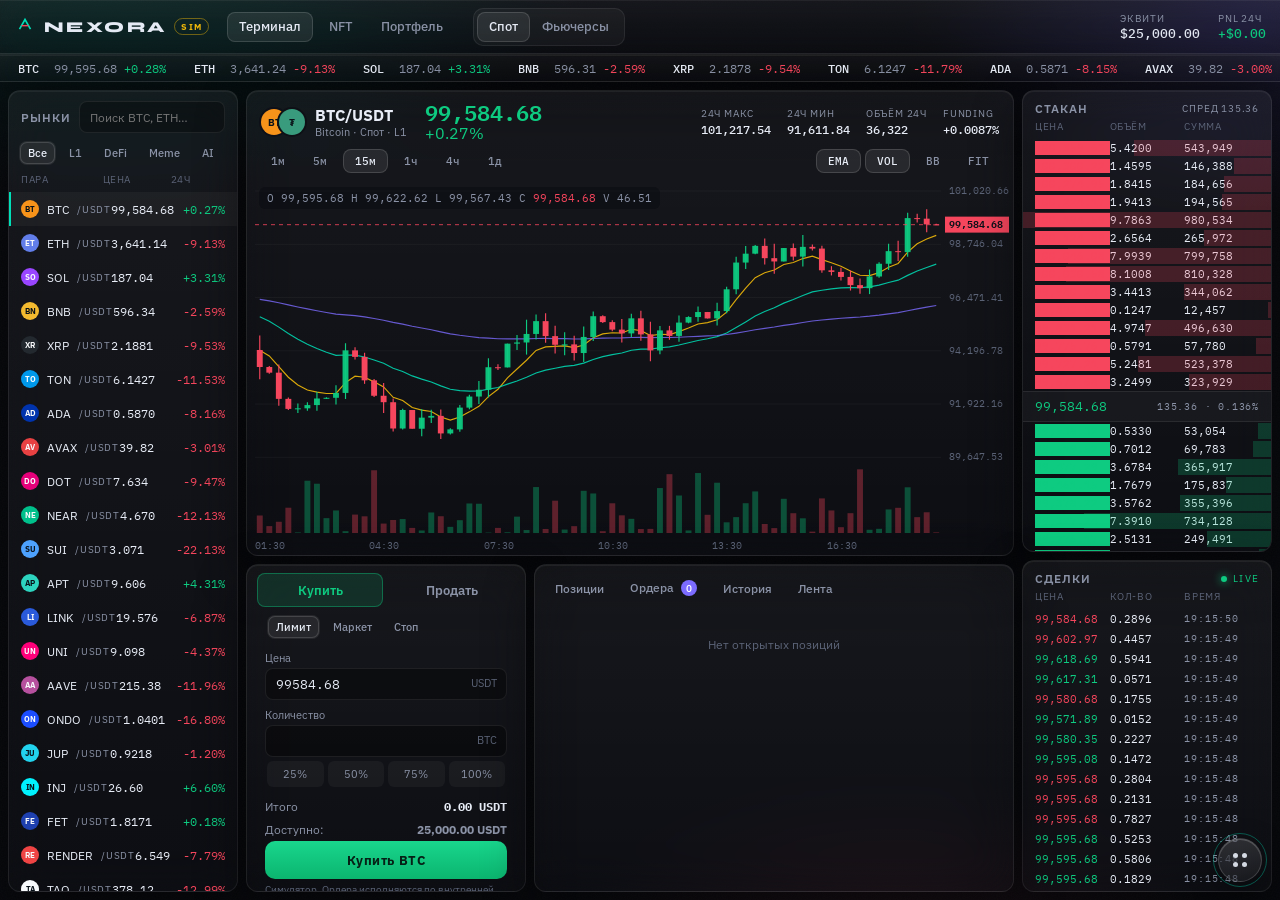
<file: nexora/index.html>
<!DOCTYPE html>
<html lang="ru">
<head>
  <meta charset="UTF-8" />
  <meta name="viewport" content="width=device-width, initial-scale=1.0" />
  <title>NEXORA — Paper Trading Terminal</title>
  <meta name="description" content="Симулятор криптотрейдинга NEXORA. Бумажная торговля, свечи, NFT. Не настоящая биржа." />
  <link rel="preconnect" href="https://fonts.googleapis.com" />
  <link rel="preconnect" href="https://fonts.gstatic.com" crossorigin />
  <link href="https://fonts.googleapis.com/css2?family=IBM+Plex+Mono:wght@400;500;600&family=IBM+Plex+Sans:wght@400;500;600;700&family=Syne:wght@700;800&display=swap" rel="stylesheet" />
  <link rel="stylesheet" href="css/terminal.css" />
  <link rel="icon" href="data:image/svg+xml,<svg xmlns='http://www.w3.org/2000/svg' viewBox='0 0 32 32'><rect width='32' height='32' rx='8' fill='%23080a10'/><path d='M8 22 L16 8 L24 22' stroke='%2300e0b8' stroke-width='2.4' fill='none'/><path d='M11 17 H21' stroke='%23f6465d' stroke-width='2'/></svg>" />
</head>
<body>
  <div class="ambient" aria-hidden="true"></div>
  <div id="splash" class="splash">
    <div class="splash-mark">
      <svg width="42" height="42" viewBox="0 0 32 32" fill="none">
        <path d="M8 22 L16 8 L24 22" stroke="#00e0b8" stroke-width="2.2"/>
        <path d="M11 17 H21" stroke="#f6465d" stroke-width="2"/>
      </svg>
    </div>
    <div class="splash-name">NEXORA</div>
    <div class="splash-sub">PAPER TRADING · SIMULATION</div>
  </div>

  <header class="topbar glass">
    <div class="brand">
      <span class="brand-mark" aria-hidden="true">
        <svg width="22" height="22" viewBox="0 0 32 32" fill="none">
          <path d="M8 22 L16 8 L24 22" stroke="currentColor" stroke-width="2.4"/>
          <path d="M11 17 H21" stroke="#f6465d" stroke-width="2"/>
        </svg>
      </span>
      <span class="brand-word">NEXORA</span>
      <span class="sim-pill">SIM</span>
    </div>

    <nav class="main-nav" id="mainNav">
      <button class="nav-btn active" data-view="trade">Терминал</button>
      <button class="nav-btn" data-view="nft">NFT</button>
      <button class="nav-btn" data-view="wallet">Портфель</button>
    </nav>

    <div class="mode-switch" id="modeSwitch">
      <button class="mode-btn active" data-mode="spot">Спот</button>
      <button class="mode-btn" data-mode="futures">Фьючерсы</button>
    </div>

    <div class="header-stats">
      <div class="hstat">
        <span class="muted">Эквити</span>
        <strong id="hdrEquity">$25,000.00</strong>
      </div>
      <div class="hstat">
        <span class="muted">PnL 24ч</span>
        <strong id="hdrPnl" class="up">+$0.00</strong>
      </div>
      <div class="hstat hide-sm">
        <span class="muted">Доступно</span>
        <strong id="hdrAvail">$25,000.00</strong>
      </div>
    </div>
  </header>

  <div class="tape glass" id="tape" aria-label="Лента котировок"></div>

  <main id="viewTrade" class="workspace">
    <aside class="panel markets glass">
      <div class="panel-head">
        <h2>Рынки</h2>
        <input id="marketSearch" class="search" type="search" placeholder="Поиск BTC, ETH…" autocomplete="off" />
      </div>
      <div class="market-tabs" id="marketCats">
        <button class="chip active" data-cat="all">Все</button>
        <button class="chip" data-cat="L1">L1</button>
        <button class="chip" data-cat="DeFi">DeFi</button>
        <button class="chip" data-cat="Meme">Meme</button>
        <button class="chip" data-cat="AI">AI</button>
      </div>
      <div class="market-table-head">
        <span>Пара</span><span>Цена</span><span>24ч</span>
      </div>
      <div class="market-list" id="marketList"></div>
    </aside>

    <section class="chart-wrap panel glass">
      <div class="pair-bar" id="pairBar">
        <div class="pair-id">
          <div class="coin-stack" id="pairIcons"></div>
          <div>
            <div class="pair-name" id="pairName">BTC/USDT</div>
            <div class="pair-meta" id="pairMeta">Bitcoin · Спот</div>
          </div>
        </div>
        <div class="pair-price">
          <div class="last-price" id="lastPrice">—</div>
          <div class="last-chg" id="lastChg">—</div>
        </div>
        <div class="pair-kpis" id="pairKpis"></div>
      </div>
      <div class="chart-tools">
        <div class="tf-row" id="tfRow"></div>
        <div class="ind-row">
          <button class="tool-btn active" data-ind="ema">EMA</button>
          <button class="tool-btn active" data-ind="vol">VOL</button>
          <button class="tool-btn" data-ind="bb">BB</button>
          <button class="tool-btn" id="fitBtn" title="Сбросить масштаб">FIT</button>
        </div>
      </div>
      <div class="chart-stage">
        <canvas id="chart"></canvas>
        <div class="chart-hud" id="chartHud"></div>
      </div>
    </section>

    <aside class="side-col">
      <div class="panel book glass">
        <div class="panel-head tight">
          <h2>Стакан</h2>
          <span class="muted" id="spreadLbl">спред —</span>
        </div>
        <div class="book-head"><span>Цена</span><span>Объём</span><span>Сумма</span></div>
        <div class="asks" id="asks"></div>
        <div class="spread-row" id="spreadRow"></div>
        <div class="bids" id="bids"></div>
      </div>
      <div class="panel trades glass">
        <div class="panel-head tight"><h2>Сделки</h2><span class="live-dot">live</span></div>
        <div class="trade-head"><span>Цена</span><span>Кол-во</span><span>Время</span></div>
        <div class="trade-list" id="tradeList"></div>
      </div>
    </aside>

    <section class="ticket panel glass">
      <div class="ticket-tabs" id="sideTabs">
        <button class="buy-tab active" data-side="buy">Купить</button>
        <button class="sell-tab" data-side="sell">Продать</button>
      </div>
      <div class="otype" id="otypeRow">
        <button class="chip active" data-otype="limit">Лимит</button>
        <button class="chip" data-otype="market">Маркет</button>
        <button class="chip" data-otype="stop">Стоп</button>
      </div>
      <div class="lev-row hidden" id="levRow">
        <label>Плечо <strong id="levVal">10x</strong></label>
        <input id="levSlider" type="range" min="1" max="125" value="10" />
        <div class="lev-marks"><span>1x</span><span>25x</span><span>75x</span><span>125x</span></div>
      </div>
      <label class="field hidden" id="stopField">
        <span>Стоп-цена</span>
        <input id="stopInput" inputmode="decimal" />
      </label>
      <label class="field" id="priceField">
        <span>Цена</span>
        <input id="priceInput" inputmode="decimal" />
        <em>USDT</em>
      </label>
      <label class="field">
        <span>Количество</span>
        <input id="qtyInput" inputmode="decimal" />
        <em id="qtyUnit">BTC</em>
      </label>
      <div class="pct-row" id="pctRow">
        <button data-pct="25">25%</button>
        <button data-pct="50">50%</button>
        <button data-pct="75">75%</button>
        <button data-pct="100">100%</button>
      </div>
      <div class="total-row">
        <span>Итого</span>
        <strong id="orderTotal">0.00 USDT</strong>
      </div>
      <div class="avail-row">Доступно: <b id="ticketAvail">0.00 USDT</b></div>
      <button class="submit buy" id="submitBtn">Купить BTC</button>
      <p class="ticket-note">Симулятор. Ордера исполняются по внутренней книге, средства виртуальные.</p>
    </section>

    <section class="blotter panel glass">
      <div class="blotter-tabs" id="blotterTabs">
        <button class="active" data-tab="positions">Позиции</button>
        <button data-tab="orders">Ордера <span class="badge" id="ordBadge">0</span></button>
        <button data-tab="history">История</button>
        <button data-tab="fills">Лента</button>
      </div>
      <div class="blotter-body" id="blotterBody"></div>
    </section>
  </main>

  <main id="viewNft" class="workspace nft-space hidden">
    <section class="panel glass nft-hero">
      <div>
        <h2>NFT Marketplace</h2>
        <p>Ончейн-коллекции внутри симуляции. Покупка списывает USDT с бумажного баланса.</p>
      </div>
      <div class="nft-kpis" id="nftKpis"></div>
    </section>
    <aside class="panel glass nft-filters">
      <h3>Коллекции</h3>
      <div id="collectionList"></div>
    </aside>
    <section class="panel glass nft-grid-wrap">
      <div class="panel-head">
        <h2 id="nftGridTitle">Все лоты</h2>
        <div class="sort-row">
          <select id="nftSort">
            <option value="new">Новые</option>
            <option value="priceAsc">Цена ↑</option>
            <option value="priceDesc">Цена ↓</option>
            <option value="rare">Редкость</option>
          </select>
        </div>
      </div>
      <div class="nft-grid" id="nftGrid"></div>
    </section>
  </main>

  <main id="viewWallet" class="workspace wallet-space hidden">
    <section class="panel glass wallet-hero">
      <div>
        <div class="muted">Совокупный баланс</div>
        <div class="wallet-total" id="walletTotal">$0.00</div>
        <div id="walletPnl" class="up">PnL +$0.00</div>
      </div>
      <div class="alloc" id="allocBar"></div>
    </section>
    <section class="panel glass">
      <div class="panel-head"><h2>Активы</h2></div>
      <div class="asset-table" id="assetTable"></div>
    </section>
    <section class="panel glass">
      <div class="panel-head"><h2>Мои NFT</h2></div>
      <div class="owned-grid" id="ownedGrid"></div>
    </section>
  </main>

  <button id="adminFab" class="admin-fab" title="Админ-панель" aria-label="Открыть админ-панель">
    <span class="fab-ring"></span>
    <span class="fab-dots" aria-hidden="true"><i></i><i></i><i></i><i></i></span>
  </button>

  <div id="adminPanel" class="admin-panel glass" aria-hidden="true">
    <div class="admin-drag" id="adminDrag">
      <span class="admin-grip" aria-hidden="true"></span>
      <strong>ADMIN</strong>
      <em>NEXORA CONTROL</em>
      <button class="admin-x" id="adminClose" aria-label="Закрыть">×</button>
    </div>
    <div class="admin-body">
      <label class="field">
        <span>Начислить USDT</span>
        <div class="inline">
          <input id="admCash" type="number" value="10000" min="0" step="100" />
          <button class="mini" id="admAddCash">+ баланс</button>
        </div>
      </label>
      <label class="field">
        <span>Волатильность рынка</span>
        <input id="admVol" type="range" min="0.2" max="6" step="0.1" value="1" />
        <div class="range-cap"><span>спокойно</span><span id="admVolLbl">1.0×</span><span>хаос</span></div>
      </label>
      <label class="field">
        <span>Скорость тиков</span>
        <input id="admSpeed" type="range" min="1" max="8" step="1" value="3" />
        <div class="range-cap"><span>медленно</span><span id="admSpeedLbl">3</span><span>турбо</span></div>
      </label>
      <div class="admin-actions">
        <button class="pump" id="admPump">Памп</button>
        <button class="dump" id="admDump">Дамп</button>
        <button id="admFreeze">Фриз</button>
        <button id="admNews">Новость</button>
      </div>
      <label class="field">
        <span>Выдать NFT</span>
        <div class="inline">
          <select id="admNft"></select>
          <button class="mini" id="admGrantNft">выдать</button>
        </div>
      </label>
      <label class="check">
        <input type="checkbox" id="admGod" />
        <span>God mode — не списывать маржу</span>
      </label>
      <div class="admin-foot">
        <button class="ghost" id="admReset">Сбросить аккаунт</button>
      </div>
    </div>
  </div>

  <div id="toasts" class="toasts"></div>
  <div id="modal" class="modal hidden"></div>

  <script src="js/engine.js"></script>
  <script src="js/chart.js"></script>
  <script src="js/app.js"></script>
</body>
</html>
</file>
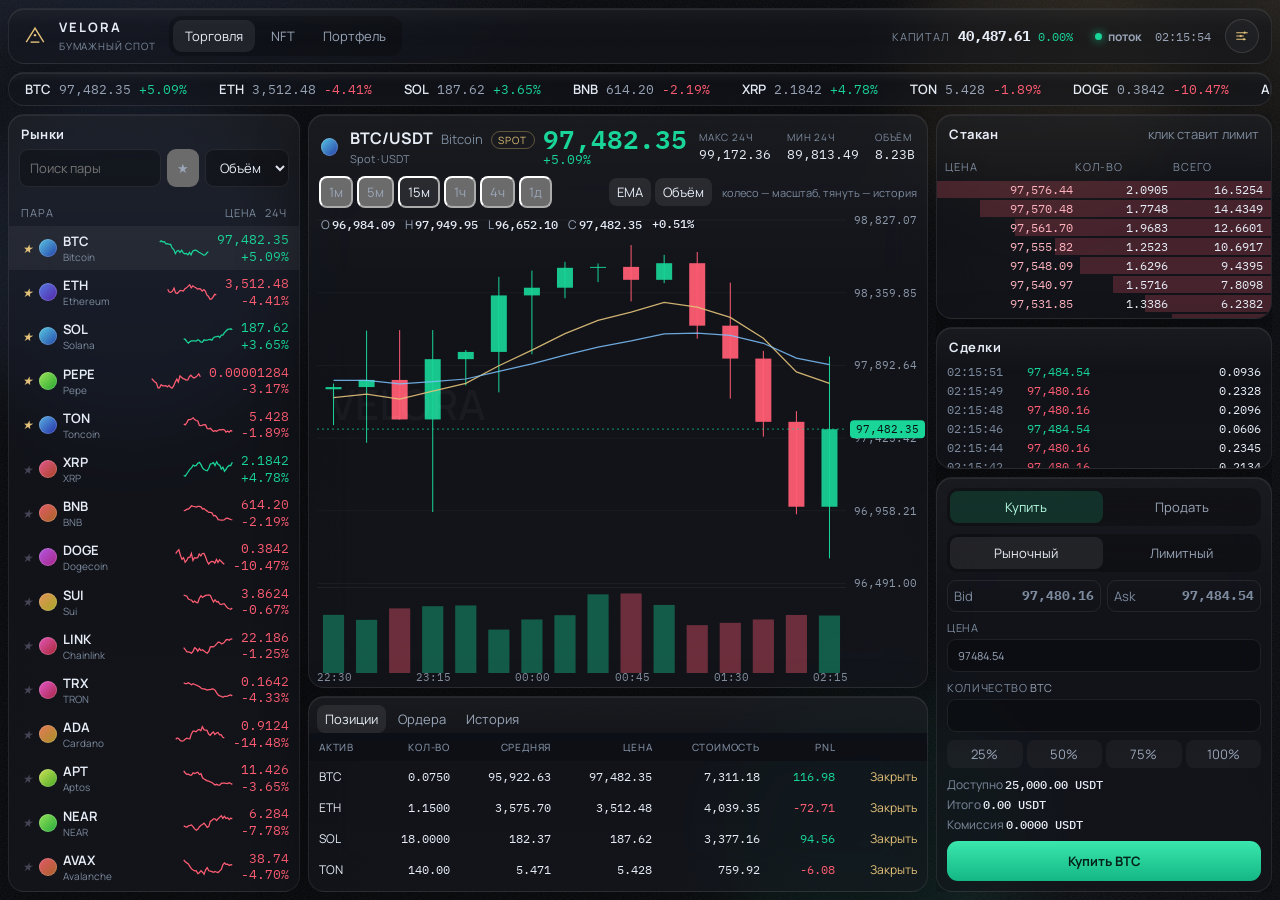
<file: velora/index.html>
<!DOCTYPE html>
<html lang="ru">
<head>
  <meta charset="UTF-8" />
  <meta name="viewport" content="width=device-width, initial-scale=1" />
  <meta name="theme-color" content="#07080c" />
  <title>VELORA — бумажный спот</title>
  <link rel="icon" href="favicon.svg" type="image/svg+xml" />
  <link rel="preconnect" href="https://fonts.googleapis.com" />
  <link rel="preconnect" href="https://fonts.gstatic.com" crossorigin />
  <link href="https://fonts.googleapis.com/css2?family=IBM+Plex+Mono:wght@400;500&family=Manrope:wght@400;500;600;700&display=swap" rel="stylesheet" />
  <link rel="stylesheet" href="css/app.css" />
</head>
<body data-view="trade">
  <div class="atmosphere" aria-hidden="true">
    <i class="orb a"></i>
    <i class="orb b"></i>
    <i class="orb c"></i>
  </div>

  <header class="topbar glass">
    <button class="brand" data-view="trade" type="button">
      <svg viewBox="0 0 32 32" class="mark" aria-hidden="true">
        <path d="M6 23 L16 7 L26 23" fill="none" stroke="currentColor" stroke-width="1.6"/>
        <path d="M11 23h10" stroke="currentColor" stroke-width="1.6"/>
        <circle cx="16" cy="15" r="1.4" fill="currentColor"/>
      </svg>
      <span>
        <strong>VELORA</strong>
        <small>бумажный спот</small>
      </span>
    </button>
    <nav class="nav">
      <button type="button" data-view="trade" class="on">Торговля</button>
      <button type="button" data-view="nft">NFT</button>
      <button type="button" data-view="portfolio">Портфель</button>
    </nav>
    <div class="top-gap"></div>
    <button class="equity" data-view="portfolio" type="button">
      <span>Капитал</span>
      <strong id="hdr-eq" class="num">—</strong>
      <em id="hdr-pnl" class="num">—</em>
    </button>
    <span class="live" id="live-ind"><i></i><b id="live-label">поток</b></span>
    <time id="hdr-clock" class="clock num" title="Новосибирск">—</time>
    <button id="admin-toggle" class="admin-toggle" type="button" aria-pressed="false" title="Панель симуляции" aria-label="Панель симуляции">
      <svg viewBox="0 0 24 24" width="16" height="16" aria-hidden="true">
        <path d="M4 7h16M4 12h10M4 17h13" fill="none" stroke="currentColor" stroke-width="1.6" stroke-linecap="round"/>
        <circle cx="16" cy="7" r="1.6" fill="currentColor"/>
        <circle cx="10" cy="12" r="1.6" fill="currentColor"/>
        <circle cx="15" cy="17" r="1.6" fill="currentColor"/>
      </svg>
    </button>
  </header>

  <div class="tape glass" id="tape">
    <div class="tape-track" id="tape-track"></div>
  </div>

  <main class="desk">
    <aside class="markets glass" id="markets">
      <div class="panel-h">
        <strong>Рынки</strong>
        <button id="markets-close" class="icon-x" type="button" aria-label="Закрыть список">×</button>
      </div>
      <div class="market-tools">
        <input id="q" type="search" placeholder="Поиск пары" autocomplete="off" enterkeyhint="search" />
        <button id="only-fav" type="button" aria-label="Только избранное" title="Избранное">★</button>
        <select id="sort" aria-label="Сортировка">
          <option value="vol">Объём</option>
          <option value="chg">Изм.</option>
          <option value="name">Имя</option>
        </select>
      </div>
      <div class="mhead"><span>Пара</span><span>Цена</span><span>24ч</span></div>
      <div id="mlist" class="mlist"></div>
      <p id="m-empty" class="empty" hidden>Ничего не найдено</p>
    </aside>

    <section class="stage">
      <section class="chart-card glass">
        <div class="pairbar">
          <button id="markets-btn" class="markets-btn" type="button">Рынки</button>
          <i id="pair-ident" class="ident"></i>
          <div class="pair-title">
            <div class="pair-name"><b id="pair-sym">BTC/USDT</b> <span id="pair-full">Bitcoin</span> <em>SPOT</em></div>
            <div class="pair-sub">Spot · USDT</div>
          </div>
          <div class="pair-px">
            <strong id="pair-px" class="num">—</strong>
            <span id="pair-chg" class="num">—</span>
          </div>
          <dl class="stats">
            <div><dt>Макс 24ч</dt><dd id="st-high" class="num">—</dd></div>
            <div><dt>Мин 24ч</dt><dd id="st-low" class="num">—</dd></div>
            <div><dt>Объём</dt><dd id="st-vol" class="num">—</dd></div>
          </dl>
        </div>
        <div class="tfbar">
          <div id="tfs" class="tfs"></div>
          <div class="chart-tools">
            <button id="toggle-ema" type="button" class="on">EMA</button>
            <button id="toggle-vol" type="button" class="on">Объём</button>
            <button id="pin-btn" type="button" hidden>К рынку</button>
            <span class="hint">колесо — масштаб, тянуть — история</span>
          </div>
        </div>
        <div class="plot">
          <canvas id="chart"></canvas>
          <div id="ohlc" class="ohlc">
            <span>O <b id="o-o" class="num"></b></span>
            <span>H <b id="o-h" class="num"></b></span>
            <span>L <b id="o-l" class="num"></b></span>
            <span>C <b id="o-c" class="num"></b></span>
            <b id="o-ch" class="num"></b>
          </div>
        </div>
      </section>

      <section class="blotter glass">
        <div class="tabs" id="blotter-tabs">
          <button type="button" data-tab="pos" class="on">Позиции</button>
          <button type="button" data-tab="ord">Ордера <span id="ord-count"></span></button>
          <button type="button" data-tab="hist">История</button>
        </div>
        <div id="blotter-scroll" class="blotter-scroll"></div>
      </section>
    </section>

    <aside class="dock" id="dock" data-tab="book">
      <div class="dock-tabs" id="dock-tabs">
        <button type="button" data-dock="book" class="on">Стакан</button>
        <button type="button" data-dock="trades">Сделки</button>
        <button type="button" data-dock="order">Заявка</button>
      </div>
      <section class="book glass">
        <div class="panel-h">
          <strong>Стакан</strong>
          <span class="dim">клик ставит лимит</span>
        </div>
        <div class="book-h"><span>Цена</span><span>Кол-во</span><span>Всего</span></div>
        <div class="book-body">
          <div id="asks"></div>
          <div class="spread">
            <b id="spread-px" class="num">—</b>
            <span id="spread-bps" class="num"></span>
          </div>
          <div id="bids"></div>
        </div>
      </section>
      <section class="trades glass">
        <div class="panel-h"><strong>Сделки</strong></div>
        <ul id="trades"></ul>
      </section>
      <section class="ticket glass">
        <div class="seg" id="side-seg">
          <button type="button" id="side-buy" class="on buy">Купить</button>
          <button type="button" id="side-sell">Продать</button>
        </div>
        <div class="seg slim" id="type-seg">
          <button type="button" id="type-market" class="on">Рыночный</button>
          <button type="button" id="type-limit">Лимитный</button>
        </div>
        <div class="ba">
          <button type="button" id="bid-btn">Bid <b id="bid-px" class="num">—</b></button>
          <button type="button" id="ask-btn">Ask <b id="ask-px" class="num">—</b></button>
        </div>
        <label class="field">
          <span>Цена</span>
          <input id="price-input" inputmode="decimal" autocomplete="off" />
        </label>
        <label class="field">
          <span>Количество <em id="qty-unit">BTC</em></span>
          <input id="qty-input" inputmode="decimal" autocomplete="off" />
        </label>
        <div class="pcts" id="pcts">
          <button type="button" data-pct="0.25">25%</button>
          <button type="button" data-pct="0.5">50%</button>
          <button type="button" data-pct="0.75">75%</button>
          <button type="button" data-pct="1">100%</button>
        </div>
        <div class="ticket-meta">
          <span>Доступно <b id="avail" class="num">—</b></span>
          <span>Итого <b id="total" class="num">—</b></span>
          <span>Комиссия <b id="fee-line" class="num">—</b></span>
        </div>
        <button id="submit" class="submit buy" type="button">Купить BTC</button>
      </section>
    </aside>
  </main>

  <section id="view-nft" class="subview">
    <div class="page-head">
      <div>
        <h1>Маркет NFT</h1>
        <p>Четыре коллекции. Покупка списывает бумажный USDT, продажа возвращает 97% пола.</p>
      </div>
      <div class="page-stat">
        <span class="k">Пол</span>
        <strong id="nft-floor" class="num">—</strong>
      </div>
    </div>
    <div id="nft-chips" class="chips"></div>
    <div id="nft-grid" class="nft-grid"></div>
  </section>

  <section id="view-portfolio" class="subview">
    <div class="hero glass">
      <div>
        <span class="k">Капитал</span>
        <strong id="eq" class="num">—</strong>
        <div id="eq-pnl" class="num pnl">—</div>
        <p id="eq-real" class="dim"></p>
      </div>
      <div class="eq-plot"><canvas id="eq-chart"></canvas></div>
    </div>
    <div class="port-grid">
      <section class="glass pad">
        <h2>Активы</h2>
        <div id="holdings"></div>
      </section>
      <section class="glass pad">
        <h2>Коллекция</h2>
        <div id="owned-nfts" class="owned"></div>
      </section>
    </div>
  </section>

  <div id="markets-backdrop" class="backdrop" hidden></div>

  <aside id="admin" class="admin glass" hidden>
    <header class="admin-bar" id="admin-bar">
      <svg class="grip" viewBox="0 0 12 18" aria-hidden="true">
        <circle cx="3" cy="3" r="1.1"/><circle cx="9" cy="3" r="1.1"/>
        <circle cx="3" cy="9" r="1.1"/><circle cx="9" cy="9" r="1.1"/>
        <circle cx="3" cy="15" r="1.1"/><circle cx="9" cy="15" r="1.1"/>
      </svg>
      <div class="admin-title">
        <strong>Симуляция</strong>
        <em>локально, без сети</em>
      </div>
      <button id="admin-close" class="icon-x" type="button" aria-label="Закрыть панель">×</button>
    </header>
    <div class="admin-body">
      <label class="field">
        <span>Баланс USDT</span>
        <span class="inline">
          <input id="adm-usdt" type="number" min="0" step="100" />
          <button id="adm-usdt-apply" class="mini" type="button">Ок</button>
        </span>
      </label>
      <label class="field">
        <span>Волатильность <b id="adm-vol-v">1.0×</b></span>
        <input id="adm-vol" type="range" min="0.2" max="3" step="0.1" value="1" />
      </label>
      <label class="field">
        <span>Скорость времени <b id="adm-speed-v">1×</b></span>
        <input id="adm-speed" type="range" min="1" max="40" step="1" value="1" />
      </label>
      <label class="field">
        <span>Комиссия <b id="adm-fee-v">4.0 б.п.</b></span>
        <input id="adm-fee" type="range" min="0" max="20" step="0.5" value="4" />
      </label>
      <label class="field">
        <span>Пол NFT <b id="adm-floor-v">1.00×</b></span>
        <input id="adm-floor" type="range" min="0.5" max="2.5" step="0.05" value="1" />
      </label>
      <label class="check">
        <input id="adm-audio" type="checkbox" />
        <span>Тихий звук сделок</span>
      </label>
      <div class="shock">
        <span id="adm-shock-label">Импульс BTC</span>
        <div class="inline">
          <button id="adm-dump" class="mini bear" type="button">−8%</button>
          <button id="adm-pump" class="mini bull" type="button">+8%</button>
        </div>
      </div>
      <button id="adm-pause" class="mini wide" type="button">Пауза</button>
      <button id="adm-reset" class="mini wide danger" type="button">Сбросить счёт</button>
      <p id="adm-status" class="status"></p>
    </div>
  </aside>

  <div id="modal" class="modal" hidden>
    <div class="modal-back" data-close="1"></div>
    <div class="modal-card glass" role="dialog" aria-modal="true" aria-labelledby="m-name">
      <button id="modal-close" class="icon-x" type="button" aria-label="Закрыть">×</button>
      <div id="modal-art" class="modal-art"></div>
      <div class="modal-meta">
        <span id="m-rarity" class="rarity"></span>
        <h2 id="m-name"></h2>
        <p id="m-col" class="dim"></p>
        <dl id="m-traits"></dl>
        <div class="m-price"><b id="m-price" class="num"></b><span id="m-sub"></span></div>
        <button id="m-action" class="submit buy" type="button"></button>
      </div>
    </div>
  </div>

  <div id="toasts" class="toasts" aria-live="polite"></div>
  <script type="module" src="js/app.js"></script>
</body>
</html>
</file>
<file: nexora/css/terminal.css>
:root {
  --bg: #07080c;
  --panel: rgba(14, 16, 24, 0.62);
  --panel-2: rgba(18, 21, 32, 0.78);
  --line: rgba(255, 255, 255, 0.08);
  --line-2: rgba(255, 255, 255, 0.14);
  --text: #e8edf7;
  --muted: #8b93a7;
  --dim: #5c6478;
  --up: #0ecb81;
  --up-dim: rgba(14, 203, 129, 0.14);
  --down: #f6465d;
  --down-dim: rgba(246, 70, 93, 0.14);
  --accent: #00e0b8;
  --accent-2: #7c6cff;
  --warn: #f0b90b;
  --mono: "IBM Plex Mono", ui-monospace, monospace;
  --sans: "IBM Plex Sans", system-ui, sans-serif;
  --display: "Syne", var(--sans);
  --r: 12px;
  --shadow: 0 18px 50px rgba(0, 0, 0, 0.42);
}

* { box-sizing: border-box; margin: 0; padding: 0; }
html, body { height: 100%; }
body {
  font-family: var(--sans);
  color: var(--text);
  background: var(--bg);
  overflow: hidden;
  user-select: none;
}
button, input, select { font-family: inherit; color: inherit; }
button { cursor: pointer; border: 0; background: none; }
input, select { outline: none; }
.hidden { display: none !important; }

.ambient {
  position: fixed; inset: 0; pointer-events: none; z-index: 0;
  background:
    radial-gradient(900px 480px at 8% -8%, rgba(0, 224, 184, 0.12), transparent 55%),
    radial-gradient(720px 420px at 100% 0%, rgba(124, 108, 255, 0.16), transparent 50%),
    radial-gradient(640px 380px at 70% 110%, rgba(246, 70, 93, 0.08), transparent 55%);
}
.ambient::after {
  content: "";
  position: absolute; inset: 0; opacity: 0.035;
  background-image: url("data:image/svg+xml;utf8,<svg xmlns='http://www.w3.org/2000/svg' width='140' height='140'><filter id='n'><feTurbulence type='fractalNoise' baseFrequency='.8' numOctaves='2'/></filter><rect width='100%' height='100%' filter='url(%23n)'/></svg>");
}

.glass {
  background: linear-gradient(180deg, rgba(255,255,255,0.06), rgba(255,255,255,0.02));
  backdrop-filter: blur(22px) saturate(1.35);
  -webkit-backdrop-filter: blur(22px) saturate(1.35);
  border: 1px solid var(--line);
  box-shadow: var(--shadow), inset 0 1px 0 rgba(255,255,255,0.06);
}

/* splash */
.splash {
  position: fixed; inset: 0; z-index: 80;
  display: grid; place-content: center; gap: 10px; text-align: center;
  background: #05060a;
  transition: opacity .55s ease, visibility .55s;
}
.splash.hide { opacity: 0; visibility: hidden; }
.splash-mark {
  width: 64px; height: 64px; margin: 0 auto 6px;
  display: grid; place-items: center;
  border-radius: 18px;
  background: rgba(0,224,184,.08);
  border: 1px solid rgba(0,224,184,.28);
  animation: pop .6s ease;
}
.splash-name {
  font-family: var(--display); font-weight: 800; letter-spacing: 0.28em;
  font-size: 22px;
}
.splash-sub { color: var(--muted); font-size: 11px; letter-spacing: 0.22em; }

.topbar, .tape, .workspace, .admin-fab, .admin-panel, .toasts { position: relative; z-index: 2; }

.topbar {
  height: 54px;
  display: flex; align-items: center; gap: 18px;
  padding: 0 14px;
  border-left: 0; border-right: 0; border-top: 0;
  border-radius: 0;
}
.brand { display: flex; align-items: center; gap: 8px; color: var(--accent); }
.brand-word { font-family: var(--display); font-weight: 800; letter-spacing: 0.16em; color: var(--text); font-size: 15px; }
.sim-pill {
  font-size: 9px; letter-spacing: 0.14em; font-weight: 700;
  border: 1px solid rgba(240,185,11,.45); color: var(--warn);
  padding: 2px 6px; border-radius: 999px;
}
.main-nav { display: flex; gap: 4px; }
.nav-btn, .mode-btn, .chip, .tool-btn, .blotter-tabs button, .ticket-tabs button {
  height: 30px; padding: 0 12px; border-radius: 8px;
  color: var(--muted); font-size: 13px; font-weight: 500;
  transition: background .2s, color .2s, border-color .2s, transform .2s;
}
.nav-btn:hover, .mode-btn:hover, .chip:hover, .tool-btn:hover { color: var(--text); background: rgba(255,255,255,.05); }
.nav-btn.active, .mode-btn.active, .chip.active, .tool-btn.active {
  color: var(--text); background: rgba(255,255,255,.08); box-shadow: inset 0 0 0 1px var(--line-2);
}
.mode-switch {
  display: flex; padding: 3px; border-radius: 10px;
  background: rgba(255,255,255,.04); border: 1px solid var(--line);
}
.header-stats { margin-left: auto; display: flex; gap: 18px; }
.hstat { display: grid; }
.hstat .muted, .muted { color: var(--muted); font-size: 10px; letter-spacing: .08em; text-transform: uppercase; }
.hstat strong { font-family: var(--mono); font-size: 13px; font-weight: 500; }
.up { color: var(--up) !important; }
.down { color: var(--down) !important; }

.tape {
  height: 28px; overflow: hidden; white-space: nowrap;
  border-radius: 0; border-left: 0; border-right: 0;
  display: flex; align-items: center;
}
.tape-track { display: inline-flex; gap: 28px; padding: 0 18px; animation: marquee 48s linear infinite; }
.tape-item { font-size: 12px; color: var(--muted); font-family: var(--mono); }
.tape-item b { color: var(--text); font-weight: 500; margin-right: 8px; }

.workspace {
  height: calc(100vh - 82px);
  display: grid;
  grid-template-columns: 268px 320px minmax(0, 1fr) 300px;
  grid-template-rows: minmax(0, 1fr) 328px;
  gap: 8px; padding: 8px;
}
.markets { grid-column: 1; grid-row: 1 / 3; display: flex; flex-direction: column; min-height: 0; }
.chart-wrap { grid-column: 2 / 4; grid-row: 1; min-width: 0; min-height: 0; display: flex; flex-direction: column; }
.side-col { grid-column: 4; grid-row: 1 / 3; display: grid; grid-template-rows: 1.25fr 0.9fr; gap: 8px; min-height: 0; }
.ticket { grid-column: 2; grid-row: 2; min-height: 0; overflow: auto; }
.blotter { grid-column: 3; grid-row: 2; min-width: 0; }

.panel { border-radius: var(--r); min-height: 0; overflow: hidden; }
.panel-head {
  display: flex; align-items: center; justify-content: space-between; gap: 8px;
  padding: 10px 12px 8px;
}
.panel-head.tight { padding-bottom: 4px; }
.panel-head h2, .nft-filters h3 { font-size: 12px; font-weight: 600; letter-spacing: .08em; text-transform: uppercase; color: var(--muted); }
.search {
  width: 100%; height: 32px; border-radius: 8px; border: 1px solid var(--line);
  background: rgba(0,0,0,.28); padding: 0 10px; font-size: 12px;
}
.search:focus { border-color: rgba(0,224,184,.4); }
.market-tabs, .otype, .pct-row { display: flex; gap: 4px; padding: 0 10px 8px; flex-wrap: wrap; }
.chip { height: 24px; font-size: 11px; padding: 0 8px; border: 1px solid transparent; }
.market-table-head, .book-head, .trade-head {
  display: grid; grid-template-columns: 1.2fr 1fr 0.8fr;
  padding: 0 12px 6px; font-size: 10px; color: var(--dim); text-transform: uppercase; letter-spacing: .06em;
}
.book-head, .trade-head { grid-template-columns: 1fr 1fr 1fr; }
.market-list, .asks, .bids, .trade-list, .blotter-body { overflow: auto; }
.market-list { flex: 1; }
.mrow, .brow, .trow {
  display: grid; align-items: center; height: 34px; padding: 0 12px;
  font-family: var(--mono); font-size: 12px; position: relative;
}
.mrow { grid-template-columns: 1.2fr 1fr 0.8fr; cursor: pointer; }
.mrow:hover, .mrow.active { background: rgba(255,255,255,.04); }
.mrow.active { box-shadow: inset 2px 0 0 var(--accent); }
.pair-cell { display: flex; align-items: center; gap: 8px; font-family: var(--sans); font-size: 12px; }
.coin { width: 18px; height: 18px; border-radius: 50%; display: grid; place-items: center; font-size: 8px; font-weight: 700; color: #081018; }
.chg { text-align: right; }
.spark { opacity: .9; }

.pair-bar { display: flex; align-items: center; gap: 18px; padding: 10px 14px 6px; }
.pair-id { display: flex; align-items: center; gap: 10px; }
.coin-stack { display: flex; }
.coin-stack .coin { width: 26px; height: 26px; font-size: 10px; box-shadow: 0 0 0 2px #0e1018; }
.coin-stack .coin:last-child { margin-left: -8px; filter: grayscale(.2); }
.pair-name { font-size: 16px; font-weight: 700; }
.pair-meta { font-size: 11px; color: var(--muted); }
.last-price { font-family: var(--mono); font-size: 22px; font-weight: 600; line-height: 1; }
.pair-kpis { display: flex; gap: 16px; margin-left: auto; }
.kpi { display: grid; gap: 2px; }
.kpi b { font-family: var(--mono); font-size: 12px; font-weight: 500; }
.chart-tools { display: flex; justify-content: space-between; padding: 0 12px 6px; }
.tf-row, .ind-row { display: flex; gap: 4px; }
.tool-btn { height: 24px; font-size: 11px; font-family: var(--mono); }
.chart-stage { flex: 1; position: relative; min-height: 180px; }
#chart { width: 100%; height: 100%; display: block; }
.chart-hud {
  position: absolute; left: 12px; top: 8px; pointer-events: none;
  font-family: var(--mono); font-size: 11px; color: var(--muted);
  background: rgba(8,10,16,.45); padding: 4px 8px; border-radius: 6px;
}

.asks, .bids { font-family: var(--mono); }
.brow { grid-template-columns: 1fr 1fr 1fr; height: 18px; font-size: 11px; }
.brow .px { z-index: 1; }
.brow .bar {
  position: absolute; right: 0; top: 1px; bottom: 1px; opacity: .22; z-index: 0;
}
.asks .px, .asks .bar { color: var(--down); background: var(--down); }
.bids .px, .bids .bar { color: var(--up); background: var(--up); }
.spread-row {
  display: flex; justify-content: space-between; align-items: center;
  padding: 6px 12px; font-family: var(--mono); font-size: 13px;
  background: rgba(255,255,255,.03); border-top: 1px solid var(--line); border-bottom: 1px solid var(--line);
}
.live-dot { font-size: 10px; color: var(--up); letter-spacing: .12em; text-transform: uppercase; }
.live-dot::before { content: ""; display: inline-block; width: 6px; height: 6px; margin-right: 6px; border-radius: 50%; background: var(--up); box-shadow: 0 0 8px var(--up); animation: pulse 1.6s infinite; }
.trow { grid-template-columns: 1fr 1fr 1fr; height: 20px; font-size: 11px; }
.trow.buy .px { color: var(--up); }
.trow.sell .px { color: var(--down); }

.ticket { display: flex; flex-direction: column; padding: 8px 10px 10px; overflow: hidden; }
.ticket-tabs { display: grid; grid-template-columns: 1fr 1fr; gap: 6px; margin-bottom: 8px; }
.ticket-tabs button { height: 34px; font-weight: 600; }
.buy-tab.active { background: var(--up-dim); color: var(--up); box-shadow: inset 0 0 0 1px rgba(14,203,129,.4); }
.sell-tab.active { background: var(--down-dim); color: var(--down); box-shadow: inset 0 0 0 1px rgba(246,70,93,.4); }
.field { display: grid; gap: 3px; margin: 4px 8px; font-size: 11px; color: var(--muted); position: relative; }
.field input, .field select, .inline input, .inline select {
  height: 32px; border-radius: 8px; border: 1px solid var(--line);
  background: rgba(0,0,0,.35); padding: 0 10px; font-family: var(--mono); font-size: 13px; color: var(--text);
}
.field em { position: absolute; right: 10px; bottom: 10px; font-style: normal; color: var(--dim); font-size: 11px; }
.pct-row button {
  flex: 1; height: 26px; border-radius: 6px; background: rgba(255,255,255,.04);
  font-size: 11px; color: var(--muted);
}
.pct-row button:hover { color: var(--text); background: rgba(255,255,255,.08); }
.total-row, .avail-row { display: flex; justify-content: space-between; padding: 4px 8px; font-size: 12px; color: var(--muted); }
.total-row strong { font-family: var(--mono); color: var(--text); }
.submit {
  margin: auto 8px 4px; height: 38px; border-radius: 10px; font-weight: 700; letter-spacing: .04em; flex-shrink: 0;
}
.submit.buy { background: linear-gradient(180deg, #19d68d, #0bb56f); color: #062016; }
.submit.sell { background: linear-gradient(180deg, #ff6b7d, #e03b52); color: #2a0610; }
.submit:hover { filter: brightness(1.06); }
.ticket-note { font-size: 10px; color: var(--dim); padding: 0 8px 2px; line-height: 1.3; flex-shrink: 0; }
.lev-row { padding: 4px 8px 0; }
.lev-row label { display: flex; justify-content: space-between; font-size: 11px; color: var(--muted); }
input[type=range] {
  width: 100%; accent-color: var(--accent); height: 18px;
}
.lev-marks, .range-cap { display: flex; justify-content: space-between; font-size: 10px; color: var(--dim); }

.blotter { display: flex; flex-direction: column; }
.blotter-tabs { display: flex; gap: 2px; padding: 8px 8px 0; }
.blotter-tabs button { font-size: 12px; }
.badge {
  display: inline-grid; place-items: center; min-width: 16px; height: 16px; padding: 0 4px;
  border-radius: 99px; background: var(--accent-2); color: #fff; font-size: 10px; margin-left: 4px;
}
.blotter-body { flex: 1; padding: 6px 0; }
.table { width: 100%; border-collapse: collapse; font-size: 12px; }
.table th { text-align: left; color: var(--dim); font-weight: 500; font-size: 10px; letter-spacing: .06em; text-transform: uppercase; padding: 6px 10px; }
.table td { padding: 7px 10px; font-family: var(--mono); border-top: 1px solid var(--line); }
.table button.tiny {
  height: 22px; padding: 0 8px; border-radius: 6px; background: rgba(246,70,93,.15); color: var(--down); font-size: 11px;
}
.empty { color: var(--dim); font-size: 12px; padding: 28px 12px; text-align: center; }

/* NFT */
.nft-space {
  grid-template-columns: 240px minmax(0, 1fr);
  grid-template-rows: 108px minmax(0, 1fr);
}
.nft-hero { grid-column: 1 / 3; display: flex; justify-content: space-between; align-items: center; padding: 18px 22px; }
.nft-hero h2 { font-family: var(--display); font-size: 28px; letter-spacing: .04em; text-transform: none; color: var(--text); }
.nft-hero p { color: var(--muted); margin-top: 6px; max-width: 520px; font-size: 13px; }
.nft-kpis { display: flex; gap: 22px; }
.nft-filters { padding: 14px; overflow: auto; }
.col-item {
  display: flex; gap: 10px; align-items: center; padding: 8px; border-radius: 10px; cursor: pointer;
}
.col-item:hover, .col-item.active { background: rgba(255,255,255,.05); }
.col-swatch { width: 36px; height: 36px; border-radius: 8px; }
.nft-grid-wrap { display: flex; flex-direction: column; min-height: 0; }
.nft-grid, .owned-grid {
  flex: 1;
  display: grid;
  grid-template-columns: repeat(auto-fill, minmax(210px, 1fr));
  grid-auto-rows: max-content;
  align-content: start;
  gap: 12px; padding: 12px; overflow: auto;
}
.nft-card {
  border-radius: 14px; overflow: hidden; border: 1px solid var(--line);
  background: rgba(255,255,255,.03); cursor: pointer;
  display: flex; flex-direction: column;
  min-height: 248px;
  transition: transform .25s ease, border-color .25s, box-shadow .25s;
}
.nft-card:hover { transform: translateY(-4px) rotateX(2deg); border-color: var(--line-2); box-shadow: 0 16px 40px rgba(0,0,0,.35); }
.nft-art { height: 168px; flex: 0 0 168px; position: relative; }
.nft-art svg { width: 100%; height: 100%; display: block; }
.nft-info { padding: 10px 12px 12px; }
.nft-info .nm { font-size: 13px; font-weight: 600; }
.nft-info .col { font-size: 11px; color: var(--muted); }
.nft-info .pr { margin-top: 8px; display: flex; justify-content: space-between; font-family: var(--mono); font-size: 12px; }
.rare { font-size: 10px; letter-spacing: .08em; text-transform: uppercase; }
.rare.legendary { color: #f0b90b; }
.rare.epic { color: #c77dff; }
.rare.rare { color: #4cc9f0; }
.rare.uncommon { color: #0ecb81; }
.rare.common { color: var(--muted); }

.wallet-space { grid-template-columns: 1.1fr 1fr; grid-template-rows: 150px minmax(0,1fr); }
.wallet-hero { grid-column: 1 / 3; padding: 20px 24px; display: flex; justify-content: space-between; align-items: center; }
.wallet-total { font-family: var(--mono); font-size: 36px; font-weight: 600; }
.alloc { display: flex; height: 10px; width: min(420px, 40vw); border-radius: 99px; overflow: hidden; background: #111; }
.alloc i { display: block; height: 100%; }
.asset-table { overflow: auto; height: 100%; }

/* admin */
.admin-fab {
  position: fixed; right: 18px; bottom: 18px; z-index: 40;
  width: 44px; height: 44px; border-radius: 50%;
  background: linear-gradient(180deg, rgba(255,255,255,.12), rgba(255,255,255,.04));
  border: 1px solid rgba(255,255,255,.16);
  backdrop-filter: blur(16px);
  box-shadow: 0 10px 30px rgba(0,0,0,.4), inset 0 1px 0 rgba(255,255,255,.2);
  transition: transform .35s cubic-bezier(.16,1,.3,1), box-shadow .35s;
}
.admin-fab:hover { transform: scale(1.08); }
.admin-fab.open { transform: rotate(90deg) scale(0.92); }
.fab-ring {
  position: absolute; inset: -6px; border-radius: 50%;
  border: 1px solid rgba(0,224,184,.35);
  animation: ring 2.8s ease-out infinite;
}
.fab-dots { display: grid; grid-template-columns: 1fr 1fr; gap: 4px; width: 14px; height: 14px; margin: 0 auto; }
.fab-dots i { display: block; background: var(--text); border-radius: 50%; opacity: .9; }

.admin-panel {
  position: fixed; z-index: 45; width: 360px;
  border-radius: 16px; overflow: hidden;
  opacity: 0; pointer-events: none;
  transform: scale(.72) translateY(24px);
  transform-origin: bottom right;
  transition: opacity .32s ease, transform .45s cubic-bezier(.16,1,.3,1);
  right: 18px; bottom: 74px;
}
.admin-panel.show {
  opacity: 1; pointer-events: auto;
  transform: scale(1) translateY(0);
}
.admin-drag {
  display: grid; grid-template-columns: auto 1fr auto auto; align-items: center; gap: 8px;
  padding: 10px 12px; cursor: grab;
  background: linear-gradient(180deg, rgba(0,224,184,.12), transparent);
  border-bottom: 1px solid var(--line);
}
.admin-drag:active { cursor: grabbing; }
.admin-grip {
  width: 14px; height: 14px;
  background-image: radial-gradient(circle, rgba(255,255,255,.55) 1.1px, transparent 1.3px);
  background-size: 5px 5px;
}
.admin-drag strong { font-size: 11px; letter-spacing: .18em; }
.admin-drag em { font-style: normal; font-size: 10px; color: var(--muted); letter-spacing: .08em; }
.admin-x { width: 28px; height: 28px; border-radius: 8px; font-size: 18px; color: var(--muted); }
.admin-x:hover { background: rgba(255,255,255,.08); color: var(--text); }
.admin-body { padding: 10px 12px 14px; max-height: min(70vh, 560px); overflow: auto; }
.inline { display: grid; grid-template-columns: 1fr auto; gap: 6px; }
.mini, .admin-actions button, .ghost {
  height: 36px; border-radius: 8px; padding: 0 10px; font-size: 12px; font-weight: 600;
  background: rgba(255,255,255,.07); border: 1px solid var(--line);
}
.mini:hover, .admin-actions button:hover { background: rgba(255,255,255,.12); }
.admin-actions { display: grid; grid-template-columns: 1fr 1fr; gap: 6px; margin: 8px 0 12px; }
.admin-actions .pump { color: #062016; background: linear-gradient(180deg, #19d68d, #0bb56f); border: 0; }
.admin-actions .dump { color: #2a0610; background: linear-gradient(180deg, #ff6b7d, #e03b52); border: 0; }
.check { display: flex; align-items: center; gap: 8px; font-size: 12px; color: var(--muted); margin: 10px 8px; }
.admin-foot { margin-top: 8px; }
.ghost { width: 100%; color: var(--down); background: var(--down-dim); }

.toasts {
  position: fixed; right: 18px; top: 70px; z-index: 50; display: grid; gap: 8px;
}
.toast {
  min-width: 240px; padding: 10px 12px; border-radius: 10px;
  background: rgba(16,18,26,.82); border: 1px solid var(--line);
  backdrop-filter: blur(16px); font-size: 12px;
  animation: toastIn .35s ease;
}
.toast b { display: block; margin-bottom: 2px; }
.modal {
  position: fixed; inset: 0; z-index: 60; display: grid; place-items: center;
  background: rgba(0,0,0,.45); backdrop-filter: blur(8px);
}
.modal .sheet {
  width: min(420px, 92vw); border-radius: 16px; padding: 16px;
}
.modal .art { height: 240px; border-radius: 12px; overflow: hidden; margin-bottom: 12px; }
.modal h3 { font-size: 18px; margin-bottom: 4px; }
.modal p { color: var(--muted); font-size: 13px; margin-bottom: 12px; }
.modal .row { display: flex; gap: 8px; }
.modal .row button { flex: 1; height: 40px; border-radius: 10px; font-weight: 700; }
.buy-cta { background: linear-gradient(180deg, #19d68d, #0bb56f); color: #062016; }
.ghost-cta { background: rgba(255,255,255,.06); border: 1px solid var(--line); }

::-webkit-scrollbar { width: 8px; height: 8px; }
::-webkit-scrollbar-thumb { background: rgba(255,255,255,.12); border-radius: 99px; }
::-webkit-scrollbar-track { background: transparent; }

@keyframes marquee { from { transform: translateX(0); } to { transform: translateX(-50%); } }
@keyframes pulse { 0%, 100% { opacity: 1; } 50% { opacity: .35; } }
@keyframes ring {
  0% { transform: scale(.85); opacity: .7; }
  100% { transform: scale(1.25); opacity: 0; }
}
@keyframes pop { from { transform: scale(.6); opacity: 0; } to { transform: none; opacity: 1; } }
@keyframes toastIn { from { transform: translateX(16px); opacity: 0; } to { transform: none; opacity: 1; } }
@keyframes flashUp { from { background: var(--up-dim); } to { background: transparent; } }
@keyframes flashDown { from { background: var(--down-dim); } to { background: transparent; } }
.flash-up { animation: flashUp .6s ease; }
.flash-down { animation: flashDown .6s ease; }

@media (max-width: 1280px) {
  .workspace { grid-template-columns: 230px 280px minmax(0, 1fr) 250px; }
  .hide-sm { display: none; }
}
@media (max-width: 980px) {
  body { overflow: auto; }
  .workspace, .nft-space, .wallet-space {
    height: auto; display: flex; flex-direction: column;
  }
  .chart-wrap, .markets, .side-col, .ticket, .blotter { grid-column: auto; grid-row: auto; }
  .chart-stage { height: 320px; }
  .side-col, .ticket, .blotter { min-height: 280px; }
}
</file>
<file: velora/css/app.css>
:root {
  --bg: #07080c;
  --text: #e7edf6;
  --muted: #9aa6b8;
  --dim: #7d8b9e;
  --line: rgba(255, 255, 255, 0.08);
  --bull: #1ad598;
  --bear: #ff5d73;
  --gold: #e4c27a;
  --glass: rgba(12, 14, 20, 0.62);
  --shadow: 0 18px 50px rgba(0, 0, 0, 0.35);
  --mono: "IBM Plex Mono", ui-monospace, monospace;
  --sans: Manrope, "Segoe UI", sans-serif;
  color-scheme: dark;
}

* { box-sizing: border-box; }
html, body { height: 100%; }
body {
  margin: 0;
  padding: 8px;
  gap: 8px;
  display: grid;
  grid-template-rows: 56px 34px minmax(0, 1fr);
  height: 100dvh;
  overflow: hidden;
  color: var(--text);
  font-family: var(--sans);
  font-size: 13px;
  background: var(--bg);
  user-select: none;
}
button, input, select { font: inherit; color: inherit; }
button { cursor: pointer; }
input, .blotter, .modal, .subview { user-select: text; }
::selection { background: rgba(228, 194, 122, 0.28); }
:focus-visible { outline: 2px solid rgba(228, 194, 122, 0.85); outline-offset: 2px; }
.num { font-family: var(--mono); font-variant-numeric: tabular-nums; }
.pos { color: var(--bull); }
.neg { color: var(--bear); }
.dim { color: var(--dim); }
.k { color: var(--dim); font-size: 11px; letter-spacing: 0.12em; text-transform: uppercase; }

.atmosphere {
  position: fixed;
  inset: 0;
  z-index: 0;
  pointer-events: none;
  background:
    radial-gradient(900px 480px at 8% -10%, rgba(120, 168, 255, 0.16), transparent 55%),
    radial-gradient(700px 420px at 100% 0%, rgba(228, 194, 122, 0.12), transparent 50%),
    radial-gradient(800px 500px at 70% 120%, rgba(32, 180, 140, 0.1), transparent 50%);
}
.orb {
  position: absolute;
  border-radius: 50%;
  filter: blur(30px);
  opacity: 0.55;
}
.orb.a { width: 340px; height: 340px; left: -40px; top: 10%; background: rgba(120, 170, 255, 0.22); animation: drift 28s ease-in-out infinite alternate; }
.orb.b { width: 280px; height: 280px; right: 8%; top: -60px; background: rgba(228, 194, 122, 0.18); animation: drift 36s ease-in-out infinite alternate-reverse; }
.orb.c { width: 300px; height: 300px; right: 20%; bottom: -80px; background: rgba(40, 200, 160, 0.12); animation: drift 32s ease-in-out infinite alternate; }
@keyframes drift {
  from { transform: translate3d(0, 0, 0); }
  to { transform: translate3d(24px, -18px, 0); }
}
.atmosphere::after {
  content: "";
  position: absolute;
  inset: 0;
  opacity: 0.18;
  background-image: url("data:image/svg+xml;utf8,<svg xmlns='http://www.w3.org/2000/svg' width='140' height='140'><filter id='n'><feTurbulence type='fractalNoise' baseFrequency='.8' numOctaves='2'/></filter><rect width='100%' height='100%' filter='url(%23n)' opacity='.55'/></svg>");
  mix-blend-mode: overlay;
}

.glass {
  position: relative;
  z-index: 1;
  background:
    linear-gradient(180deg, rgba(255, 255, 255, 0.055), rgba(255, 255, 255, 0.02) 32%, rgba(255, 255, 255, 0.025)),
    var(--glass);
  backdrop-filter: blur(22px) saturate(150%);
  -webkit-backdrop-filter: blur(22px) saturate(150%);
  border: 1px solid var(--line);
  border-radius: 16px;
  box-shadow: var(--shadow), inset 0 1px 0 rgba(255, 255, 255, 0.07);
}

.topbar, .tape, .desk, .subview { position: relative; z-index: 1; }
.topbar {
  display: flex;
  align-items: center;
  gap: 14px;
  padding: 0 12px;
  min-width: 0;
}
.brand, .nav button, .equity, .admin-toggle, .markets-btn, .icon-x, .mini, .seg button, .pcts button, .chart-tools button, .tabs button, .dock-tabs button, .ba button, .tick, .mrow, .lvl, .chip {
  background: transparent;
  border: 0;
}
.brand {
  display: flex;
  align-items: center;
  gap: 10px;
  padding: 0;
  text-align: left;
}
.mark { width: 28px; height: 28px; color: var(--gold); }
.brand strong { display: block; letter-spacing: 0.16em; font-size: 13px; }
.brand small { color: var(--dim); letter-spacing: 0.08em; font-size: 10px; text-transform: uppercase; }
.nav { display: flex; gap: 4px; padding: 4px; border-radius: 12px; background: rgba(0, 0, 0, 0.22); }
.nav button { padding: 7px 12px; border-radius: 9px; color: var(--muted); }
.nav button.on { background: rgba(255, 255, 255, 0.08); color: var(--text); }
.top-gap { flex: 1; }
.equity {
  display: flex;
  align-items: baseline;
  gap: 8px;
  padding: 6px 8px;
  border-radius: 10px;
}
.equity span { color: var(--dim); font-size: 11px; letter-spacing: 0.08em; text-transform: uppercase; }
.equity strong { font-size: 14px; }
.equity em { font-style: normal; font-size: 12px; }
.live {
  display: inline-flex;
  align-items: center;
  gap: 6px;
  color: var(--muted);
  font-size: 12px;
}
.live i {
  width: 7px;
  height: 7px;
  border-radius: 50%;
  background: var(--bull);
  box-shadow: 0 0 10px var(--bull);
  animation: pulse 1.6s ease-in-out infinite;
}
.live.paused i { background: var(--gold); box-shadow: none; animation: none; }
@keyframes pulse {
  0%, 100% { opacity: 1; }
  50% { opacity: 0.35; }
}
.clock { color: var(--muted); font-size: 12px; }
.admin-toggle {
  width: 34px;
  height: 34px;
  border-radius: 999px;
  border: 1px solid rgba(255, 255, 255, 0.12);
  background: rgba(255, 255, 255, 0.04);
  color: var(--gold);
  display: grid;
  place-items: center;
  backdrop-filter: blur(12px);
}
.admin-toggle[aria-pressed="true"] {
  background: rgba(228, 194, 122, 0.16);
  border-color: rgba(228, 194, 122, 0.45);
}

.tape { overflow: hidden; display: flex; align-items: center; }
.tape-track { display: flex; width: max-content; animation: marquee 48s linear infinite; }
.tape:hover .tape-track { animation-play-state: paused; }
.tape-group { display: flex; }
@keyframes marquee {
  from { transform: translateX(0); }
  to { transform: translateX(-50%); }
}
.tick {
  display: inline-flex;
  align-items: baseline;
  gap: 8px;
  padding: 0 16px;
  color: var(--muted);
}
.tick b { color: var(--text); font-weight: 600; }
.tick i, .tick em { font-style: normal; }

.desk {
  min-height: 0;
  display: grid;
  grid-template-columns: 292px minmax(0, 1fr) 336px;
  gap: 8px;
}
.markets, .stage, .dock { min-height: 0; }
.markets { display: flex; flex-direction: column; overflow: hidden; }
.panel-h, .mhead, .book-h {
  display: flex;
  align-items: center;
  justify-content: space-between;
  gap: 8px;
  padding: 10px 12px 6px;
}
.panel-h strong, .mhead { letter-spacing: 0.04em; }
.mhead, .book-h { color: var(--dim); font-size: 11px; text-transform: uppercase; letter-spacing: 0.08em; }
.mhead span:first-child { flex: 1; }
.book-h, .lvl { display: grid; grid-template-columns: 1.15fr 0.85fr 0.85fr; }
.book-h { padding-inline: 8px; }
.market-tools { display: grid; grid-template-columns: 1fr 32px 84px; gap: 6px; padding: 0 10px 8px; }
input[type="search"], input[type="text"], input[type="number"], select, #price-input, #qty-input {
  width: 100%;
  background: rgba(0, 0, 0, 0.28);
  border: 1px solid rgba(255, 255, 255, 0.08);
  border-radius: 9px;
  padding: 8px 10px;
}
input:focus, select:focus { outline: none; border-color: rgba(228, 194, 122, 0.5); }
input[type="number"]::-webkit-outer-spin-button,
input[type="number"]::-webkit-inner-spin-button { -webkit-appearance: none; margin: 0; }
input[type="number"] { appearance: textfield; -moz-appearance: textfield; }
#only-fav, .icon-x {
  border-radius: 9px;
  color: var(--muted);
  border: 1px solid transparent;
}
#only-fav.on { color: var(--gold); border-color: rgba(228, 194, 122, 0.35); background: rgba(228, 194, 122, 0.08); }
.mlist { overflow: auto; min-height: 0; padding-bottom: 8px; }
.mrow {
  width: 100%;
  min-width: 0;
  display: grid;
  grid-template-columns: 14px 18px minmax(0, 1fr) auto;
  gap: 6px;
  align-items: center;
  padding: 6px 10px;
  text-align: right;
  color: var(--text);
}
.quote { display: flex; flex-direction: column; align-items: flex-end; gap: 1px; line-height: 1.2; }
.mrow .sym { text-align: left; min-width: 0; display: grid; grid-template-columns: minmax(0, 1fr) 54px; align-items: center; gap: 4px; }
.names { min-width: 0; }
.names b, .names small { display: block; overflow: hidden; text-overflow: ellipsis; white-space: nowrap; }
.names b { font-weight: 650; }
.names small { color: var(--dim); font-size: 10px; }
.mrow.on { background: rgba(255, 255, 255, 0.05); }
.mrow:hover { background: rgba(255, 255, 255, 0.04); }
.star { color: #445; font-size: 12px; padding: 0; }
.star.on { color: var(--gold); }
.ident {
  width: 18px;
  height: 18px;
  border-radius: 50%;
  display: inline-block;
  box-shadow: inset 0 0 0 1px rgba(255, 255, 255, 0.18);
}
.spark { width: 54px; height: 18px; justify-self: end; }
.empty { color: var(--dim); text-align: center; padding: 18px; }

.stage { display: flex; flex-direction: column; gap: 8px; }
.chart-card { flex: 1; min-height: 0; display: flex; flex-direction: column; overflow: hidden; }
.pairbar { display: flex; align-items: center; gap: 12px; padding: 10px 12px 4px; }
.pair-title { min-width: 0; }
.pair-name { display: flex; align-items: baseline; gap: 8px; }
.pair-name b { font-size: 16px; }
.pair-name span, .pair-sub { color: var(--dim); }
.pair-name em {
  font-style: normal;
  font-size: 10px;
  letter-spacing: 0.12em;
  color: var(--gold);
  border: 1px solid rgba(228, 194, 122, 0.35);
  border-radius: 999px;
  padding: 1px 6px;
}
.pair-sub { font-size: 11px; margin-top: 2px; }
.pair-px { display: flex; flex-direction: column; align-items: flex-start; margin-left: 8px; }
.pair-px strong { font-size: 26px; line-height: 1; font-weight: 600; }
.stats { display: flex; gap: 16px; margin: 0 0 0 auto; }
.stats div { margin: 0; }
.stats dt { color: var(--dim); font-size: 10px; letter-spacing: 0.08em; text-transform: uppercase; }
.stats dd { margin: 2px 0 0; font-family: var(--mono); }
.markets-btn, #markets-close { display: none; }
.markets-btn { border: 1px solid var(--line); border-radius: 9px; padding: 6px 8px; color: var(--muted); }
.tfbar {
  display: flex;
  justify-content: space-between;
  gap: 8px;
  align-items: center;
  padding: 4px 10px 0;
}
.tfs, .chart-tools { display: flex; gap: 4px; align-items: center; }
.tfs button, .chart-tools button, .tabs button, .dock-tabs button, .pcts button, .ba button, .chip {
  border-radius: 8px;
  color: var(--muted);
  padding: 5px 8px;
}
.tfs button.on, .chart-tools button.on, .tabs button.on, .dock-tabs button.on, .chip.on {
  background: rgba(255, 255, 255, 0.08);
  color: var(--text);
}
.hint { color: var(--dim); font-size: 11px; margin-left: 6px; }
.plot { position: relative; flex: 1; min-height: 180px; }
.plot canvas { position: absolute; inset: 0; width: 100%; height: 100%; touch-action: none; cursor: crosshair; }
.ohlc {
  position: absolute;
  top: 8px;
  left: 12px;
  display: flex;
  gap: 10px;
  font-size: 12px;
  color: var(--muted);
  pointer-events: none;
  z-index: 2;
}
.ohlc b { color: var(--text); font-weight: 500; }

.blotter { height: 196px; display: flex; flex-direction: column; overflow: hidden; }
.tabs, .dock-tabs { display: flex; gap: 4px; padding: 8px 8px 0; }
.dock-tabs { display: none; }
.blotter-scroll { overflow: auto; flex: 1; }
table { width: 100%; border-collapse: collapse; font-size: 12px; }
th, td { padding: 7px 10px; text-align: right; white-space: nowrap; }
th:first-child, td:first-child { text-align: left; }
th { position: sticky; top: 0; background: rgba(14, 16, 22, 0.92); color: var(--dim); font-weight: 500; font-size: 10px; letter-spacing: 0.08em; text-transform: uppercase; }
tr:hover td { background: rgba(255, 255, 255, 0.03); }
.linkish { color: var(--gold); background: none; border: 0; padding: 0; }

.dock { display: flex; flex-direction: column; gap: 8px; overflow: auto; }
.book { flex: 1; min-height: 160px; display: flex; flex-direction: column; overflow: hidden; }
.book-body { overflow: auto; flex: 1; display: flex; flex-direction: column; min-height: 0; }
#asks { margin-top: auto; }
.lvl {
  position: relative;
  width: 100%;
  text-align: right;
  padding: 2px 8px;
  font-family: var(--mono);
  font-size: 12px;
  color: var(--text);
}
.lvl i { position: absolute; top: 1px; bottom: 1px; right: 0; width: var(--w); opacity: 0.22; pointer-events: none; }
.lvl.ask i { background: var(--bear); }
.lvl.bid i { background: var(--bull); }
.lvl span { position: relative; }
.lvl.ask .px { color: #ffb3be; }
.lvl.bid .px { color: #9cf0d2; }
.spread {
  display: flex;
  justify-content: space-between;
  align-items: baseline;
  padding: 6px 8px;
  border-block: 1px solid rgba(255, 255, 255, 0.06);
  background: rgba(0, 0, 0, 0.18);
}
.spread b { font-size: 14px; }
.trades { height: 142px; display: flex; flex-direction: column; overflow: hidden; flex: none; }
.trades ul { list-style: none; margin: 0; padding: 0 0 6px; overflow: auto; }
.trades li {
  display: grid;
  grid-template-columns: 72px 1fr auto;
  gap: 8px;
  padding: 2px 10px;
  font-family: var(--mono);
  font-size: 12px;
}
.ticket { padding: 10px; display: flex; flex-direction: column; gap: 8px; flex: none; }
.seg { display: grid; grid-template-columns: 1fr 1fr; padding: 3px; background: rgba(0, 0, 0, 0.28); border-radius: 11px; gap: 3px; }
.seg button { border-radius: 8px; padding: 7px; color: var(--muted); }
.seg button.on.buy, #side-buy.on { background: rgba(26, 213, 152, 0.16); color: #b8ffe4; }
#side-sell.on { background: rgba(255, 93, 115, 0.16); color: #ffd0d6; }
#type-market.on, #type-limit.on { background: rgba(255, 255, 255, 0.08); color: var(--text); }
.ba { display: grid; grid-template-columns: 1fr 1fr; gap: 6px; }
.ba button {
  border: 1px solid var(--line);
  border-radius: 9px;
  padding: 6px;
  color: var(--dim);
  display: flex;
  justify-content: space-between;
}
.field { display: flex; flex-direction: column; gap: 4px; color: var(--dim); font-size: 11px; letter-spacing: 0.06em; text-transform: uppercase; }
.field em { font-style: normal; color: var(--muted); letter-spacing: 0; text-transform: none; }
.pcts { display: grid; grid-template-columns: repeat(4, 1fr); gap: 4px; }
.pcts button { background: rgba(255, 255, 255, 0.04); }
.ticket-meta { display: flex; flex-direction: column; gap: 3px; color: var(--dim); font-size: 12px; letter-spacing: 0; text-transform: none; }
.ticket-meta b { color: var(--text); font-weight: 500; }
#price-input.ro { color: var(--muted); }
.submit {
  border: 0;
  border-radius: 11px;
  padding: 11px;
  font-weight: 700;
}
.submit.buy { background: linear-gradient(180deg, #3ae7ad, #14b784); color: #042318; }
.submit.sell { background: linear-gradient(180deg, #ff8b99, #e24b60); color: #2a070c; }
.submit:disabled { opacity: 0.45; cursor: not-allowed; }

.subview { display: none; min-height: 0; overflow: auto; padding-right: 2px; }
body[data-view="nft"],
body[data-view="portfolio"] { grid-template-rows: 56px minmax(0, 1fr); }
body[data-view="nft"] .tape,
body[data-view="nft"] .desk,
body[data-view="portfolio"] .tape,
body[data-view="portfolio"] .desk { display: none; }
body[data-view="nft"] #view-nft,
body[data-view="portfolio"] #view-portfolio { display: block; }
.page-head, .hero { display: flex; justify-content: space-between; gap: 16px; align-items: end; }
.page-head { padding: 8px 6px 12px; }
h1, h2 { margin: 0; font-weight: 600; }
.page-head p { margin: 6px 0 0; color: var(--muted); max-width: 62ch; }
.page-stat strong { display: block; font-size: 22px; margin-top: 4px; }
.chips { display: flex; gap: 6px; flex-wrap: wrap; margin-bottom: 12px; }
.chip { border: 1px solid var(--line); background: rgba(255, 255, 255, 0.03); }
.nft-grid { display: grid; grid-template-columns: repeat(auto-fill, minmax(210px, 1fr)); gap: 12px; padding-bottom: 18px; }
.nft-card {
  text-align: left;
  padding: 0;
  overflow: hidden;
  border-radius: 16px;
  border: 1px solid var(--line);
  background: rgba(12, 14, 20, 0.55);
  backdrop-filter: blur(16px);
  color: inherit;
  cursor: pointer;
  transition: transform 0.25s ease, border-color 0.25s ease;
}
.nft-card:hover { transform: translateY(-3px); border-color: rgba(228, 194, 122, 0.35); }
.nft-card .art svg { display: block; width: 100%; height: auto; aspect-ratio: 1; }
.nft-meta { padding: 10px 12px 12px; display: flex; flex-direction: column; gap: 3px; }
.nft-meta h3 { margin: 0; font-size: 15px; }
.rarity { font-size: 10px; letter-spacing: 0.12em; text-transform: uppercase; color: var(--gold); }
.rarity.common { color: var(--dim); }
.rarity.rare { color: #9ecbff; }
.rarity.epic { color: #e2b6ff; }
.rarity.mythic { color: var(--gold); }
.owned-flag { color: var(--bull); font-size: 11px; }

.hero { display: grid; grid-template-columns: minmax(220px, 320px) 1fr; align-items: center; padding: 16px 18px; margin-bottom: 12px; }
.hero strong { display: block; font-size: 34px; margin-top: 4px; }
.pnl { margin-top: 4px; font-size: 14px; }
.eq-plot { height: 140px; }
.eq-plot canvas { width: 100%; height: 100%; display: block; }
.port-grid { display: grid; grid-template-columns: 1.3fr 0.7fr; gap: 12px; padding-bottom: 16px; }
.pad { padding: 14px; }
.hold {
  display: grid;
  grid-template-columns: 72px minmax(60px, 1fr) auto auto auto;
  gap: 8px;
  align-items: center;
  padding: 8px 0;
  border-bottom: 1px solid rgba(255, 255, 255, 0.05);
}
.bar { height: 4px; border-radius: 99px; background: rgba(255, 255, 255, 0.08); overflow: hidden; }
.bar i { display: block; height: 100%; background: linear-gradient(90deg, rgba(228, 194, 122, 0.3), var(--gold)); }
.owned { display: flex; flex-direction: column; gap: 8px; }
.owned button.mini-nft {
  display: grid;
  grid-template-columns: 42px 1fr;
  gap: 8px;
  align-items: center;
  text-align: left;
  background: rgba(255, 255, 255, 0.03);
  border: 1px solid var(--line);
  border-radius: 12px;
  padding: 6px;
  color: inherit;
}
.mini-nft svg { width: 42px; height: 42px; border-radius: 8px; }

.backdrop { position: fixed; inset: 0; background: rgba(0, 0, 0, 0.45); z-index: 20; }
.backdrop[hidden] { display: none; }

.admin {
  position: fixed;
  z-index: 35;
  width: min(318px, calc(100vw - 16px));
  max-height: calc(100dvh - 16px);
  display: flex;
  flex-direction: column;
  opacity: 0;
  transform: translateY(-12px) scale(0.96);
  filter: blur(8px);
  transform-origin: top right;
  transition: opacity 0.35s ease, transform 0.48s cubic-bezier(0.16, 1, 0.3, 1), filter 0.35s ease;
  background:
    linear-gradient(180deg, rgba(255, 255, 255, 0.09), rgba(255, 255, 255, 0.03) 30%, rgba(255, 255, 255, 0.03)),
    rgba(10, 12, 16, 0.72);
  box-shadow:
    0 24px 80px rgba(0, 0, 0, 0.5),
    inset 0 1px 0 rgba(255, 255, 255, 0.14),
    0 0 0 1px rgba(228, 194, 122, 0.2);
}
.admin[hidden] { display: none; }
.admin.is-open { opacity: 1; transform: none; filter: none; }
.admin.dragging { transition: none; }
.admin-bar {
  display: flex;
  align-items: center;
  gap: 8px;
  padding: 10px 10px 8px;
  cursor: grab;
  touch-action: none;
  user-select: none;
}
.admin.dragging .admin-bar { cursor: grabbing; }
.grip { width: 12px; height: 18px; fill: rgba(255, 255, 255, 0.45); flex: none; }
.admin-title { flex: 1; }
.admin-title strong { display: block; letter-spacing: 0.08em; font-size: 13px; }
.admin-title em { color: var(--dim); font-style: normal; font-size: 11px; }
.admin-body { overflow: auto; padding: 4px 12px 12px; display: flex; flex-direction: column; gap: 10px; }
.inline { display: flex; gap: 6px; align-items: center; }
.field b { color: var(--text); letter-spacing: 0; text-transform: none; font-weight: 500; }
.mini {
  border-radius: 9px;
  border: 1px solid var(--line);
  background: rgba(255, 255, 255, 0.04);
  padding: 8px 10px;
  color: var(--text);
}
.mini.wide { width: 100%; }
.mini.bull { color: #b8ffe4; }
.mini.bear { color: #ffd0d6; }
.mini.danger { color: #ffb4c0; border-color: rgba(255, 93, 115, 0.35); }
.check { display: flex; gap: 8px; align-items: center; color: var(--muted); text-transform: none; letter-spacing: 0; font-size: 13px; }
.shock { display: flex; justify-content: space-between; align-items: center; color: var(--muted); }
.status { margin: 0; color: var(--dim); font-family: var(--mono); font-size: 11px; }
input[type="range"] {
  -webkit-appearance: none;
  appearance: none;
  height: 2px;
  background: rgba(255, 255, 255, 0.18);
  border: 0;
  padding: 0;
  border-radius: 99px;
}
input[type="range"]::-webkit-slider-thumb {
  -webkit-appearance: none;
  width: 14px;
  height: 14px;
  border-radius: 50%;
  background: var(--gold);
  border: 0;
  box-shadow: 0 0 0 4px rgba(228, 194, 122, 0.15);
}

.modal { position: fixed; inset: 0; z-index: 40; display: grid; place-items: center; padding: 16px; }
.modal[hidden] { display: none; }
.modal-back { position: absolute; inset: 0; background: rgba(0, 0, 0, 0.5); backdrop-filter: blur(8px); }
.modal-card {
  position: relative;
  width: min(880px, 100%);
  display: grid;
  grid-template-columns: 1.05fr 0.95fr;
  gap: 16px;
  padding: 14px;
  animation: pop 0.35s cubic-bezier(0.16, 1, 0.3, 1);
}
@keyframes pop {
  from { opacity: 0; transform: translateY(10px) scale(0.98); }
  to { opacity: 1; transform: none; }
}
.modal-art svg { width: 100%; height: auto; border-radius: 12px; display: block; }
.modal-meta { padding: 8px 8px 8px 0; display: flex; flex-direction: column; gap: 8px; }
.modal-meta h2 { font-size: 28px; }
.modal-meta dl { display: grid; grid-template-columns: 1fr 1fr; gap: 8px; margin: 0; }
.modal-meta dt { color: var(--dim); font-size: 11px; letter-spacing: 0.08em; text-transform: uppercase; }
.modal-meta dd { margin: 2px 0 0; }
.m-price b { font-size: 22px; }
.m-price span { display: block; color: var(--dim); margin-top: 2px; }
#modal-close { position: absolute; top: 10px; right: 10px; z-index: 2; width: 32px; height: 32px; }

.toasts {
  position: fixed;
  left: 50%;
  bottom: 18px;
  transform: translateX(-50%);
  z-index: 50;
  display: flex;
  flex-direction: column;
  gap: 6px;
  pointer-events: none;
}
.toast {
  background: rgba(16, 18, 24, 0.94);
  border: 1px solid rgba(228, 194, 122, 0.55);
  backdrop-filter: blur(16px);
  color: var(--text);
  padding: 12px 18px;
  border-radius: 999px;
  box-shadow: var(--shadow);
  font-weight: 650;
  animation: pop 0.3s ease;
}
.toast.out { opacity: 0; transition: opacity 0.3s; }

* { scrollbar-width: thin; scrollbar-color: rgba(255, 255, 255, 0.18) transparent; }

@media (max-width: 1100px) {
  .desk { grid-template-columns: 1fr; grid-template-rows: minmax(320px, 48dvh) auto; overflow: auto; }
  body[data-view="trade"] { overflow: auto; height: auto; min-height: 100dvh; }
  .markets {
    position: fixed;
    z-index: 26;
    inset: 64px auto 8px 8px;
    width: min(360px, calc(100vw - 16px));
    transform: translateX(calc(-100% - 24px));
    transition: transform 0.35s cubic-bezier(0.16, 1, 0.3, 1);
  }
  .markets.show { transform: none; }
  .markets-btn, .dock-tabs, #markets-close { display: flex; }
  .stats { display: none; }
  .hint { display: none; }
  .dock > section { display: none; }
  .dock[data-tab="book"] .book,
  .dock[data-tab="trades"] .trades,
  .dock[data-tab="order"] .ticket { display: flex; }
  .trades { height: 280px; }
  .book { min-height: 300px; }
}
@media (max-width: 720px) {
  .brand small, .equity span, .pair-sub, .pair-full { display: none; }
  .nav button { padding: 7px 8px; }
  .pair-px strong { font-size: 20px; }
  .hero, .port-grid, .modal-card { grid-template-columns: 1fr; }
  .topbar { gap: 8px; }
}
@media (max-height: 820px) {
  .blotter { height: 150px; }
  .trades { height: 112px; }
}
@media (prefers-reduced-motion: reduce) {
  .admin, .tape-track, .orb, .nft-card, .modal-card, .live i { animation: none !important; transition: none !important; }
}
</file>
